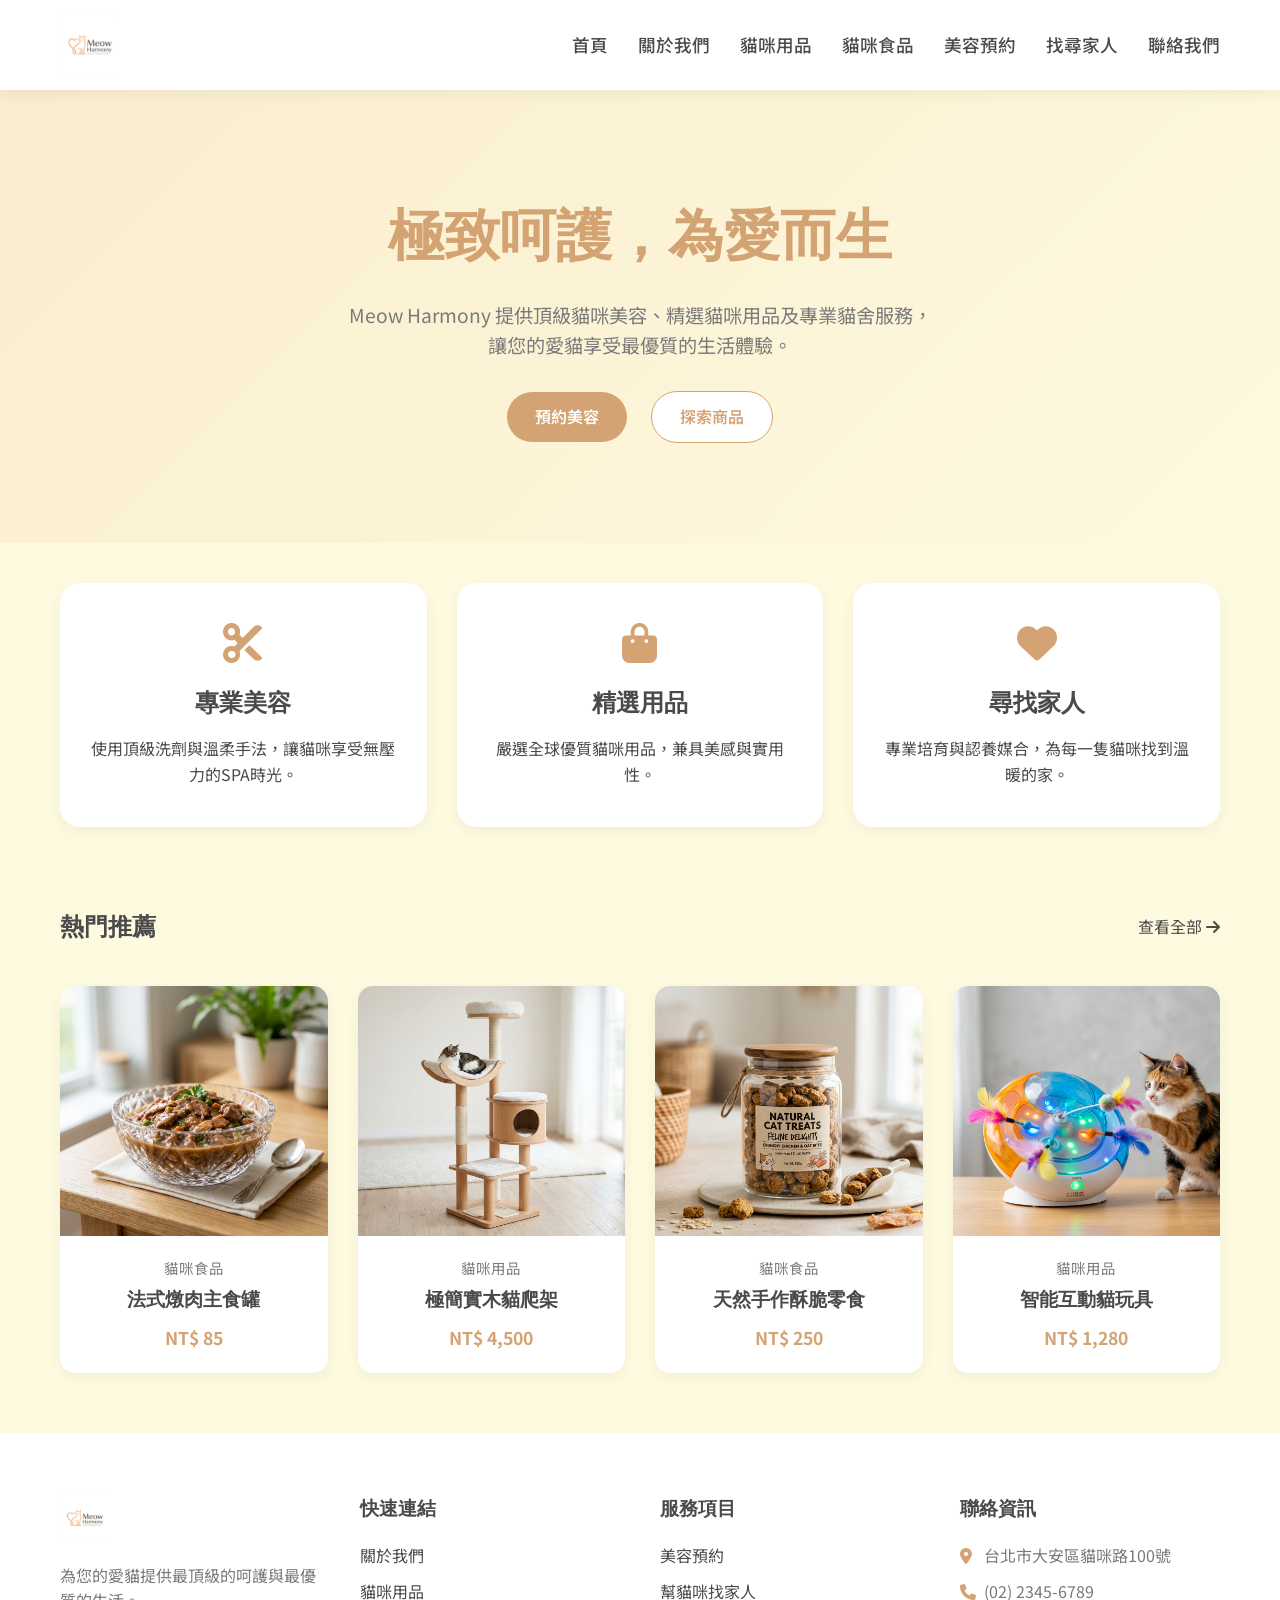
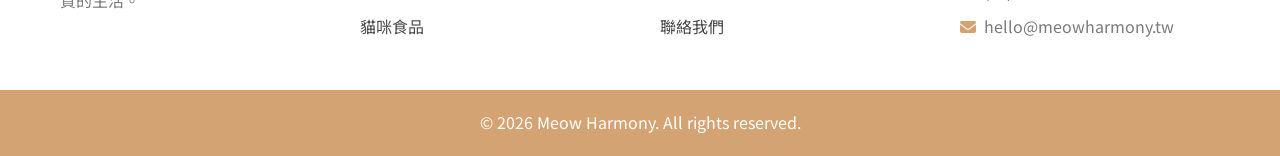
<file: index.html>
<!DOCTYPE html>
<html lang="zh-TW">
<head>
    <meta charset="UTF-8">
    <meta name="viewport" content="width=device-width, initial-scale=1.0">
    <title> 咪咪喵喵工作室 Meow Meow </title>
    <meta name="description" content="咪咪喵喵工作室 Meow Meow- 我們最懂貓咪，提供頂級貓咪美容、合法貓舍與貓咪用品專賣">
    <meta name="keywords" content="咪,貓,貓咪,貓咪用品,貓砂,貓咪美容,貓舍,貓咪住宿">

    <link href="https://fonts.googleapis.com/css2?family=Outfit:wght@300;400;500;600;700&family=Noto+Sans+TC:wght@300;400;500;700&display=swap" rel="stylesheet">
    <link rel="stylesheet" href="assets/css/style.css">
    <link rel="stylesheet" href="https://cdnjs.cloudflare.com/ajax/libs/font-awesome/6.4.0/css/all.min.css">
    <meta name="google-site-verification" content="gMFII9CmJjc-jYoC1A69ZwYFycugblM8INbQQGDyR-E" />
</head>
<body>
    <nav class="navbar">
        <div class="container nav-container">
            <a href="index.html" class="logo">
                <img src="assets/images/brand_logo_1778046811545.png" alt="Meow Harmony Logo" id="nav-logo">
            </a>
            <ul class="nav-links">
                <li><a href="index.html">首頁</a></li>
                <li><a href="about.html">關於我們</a></li>
                <li><a href="supplies.html">貓咪用品</a></li>
                <li><a href="food.html">貓咪食品</a></li>
                <li><a href="grooming.html">美容預約</a></li>
                <li><a href="adoption.html">找尋家人</a></li>
                <li><a href="contact.html">聯絡我們</a></li>
            </ul>
        </div>
    </nav>

    <main>
        <section class="hero">
            <div class="hero-content">
                <h1>極致呵護，為愛而生</h1>
                <p>Meow Harmony 提供頂級貓咪美容、精選貓咪用品及專業貓舍服務，讓您的愛貓享受最優質的生活體驗。</p>
                <a href="grooming.html" class="btn btn-primary">預約美容</a>
                <a href="supplies.html" class="btn btn-secondary">探索商品</a>
            </div>
        </section>
        <section class="features container">
            <div class="feature-card">
                <i class="fas fa-cut"></i>
                <h3>專業美容</h3>
                <p>使用頂級洗劑與溫柔手法，讓貓咪享受無壓力的SPA時光。</p>
            </div>
            <div class="feature-card">
                <i class="fas fa-shopping-bag"></i>
                <h3>精選用品</h3>
                <p>嚴選全球優質貓咪用品，兼具美感與實用性。</p>
            </div>
            <div class="feature-card">
                <i class="fas fa-heart"></i>
                <h3>尋找家人</h3>
                <p>專業培育與認養媒合，為每一隻貓咪找到溫暖的家。</p>
            </div>
        </section>
        <section class="featured-products container" id="home-products">
            <div class="section-header">
                <h2>熱門推薦</h2>
                <a href="supplies.html" class="view-all">查看全部 <i class="fas fa-arrow-right"></i></a>
            </div>
            <div class="product-grid" id="featured-product-grid">
                <!-- Products injected by JS -->
            </div>
        </section>
    </main>

    <footer>
        <div class="container footer-container">
            <div class="footer-col">
                <img src="assets/images/brand_logo_1778046811545.png" alt="Meow Harmony Logo" class="footer-logo" id="footer-logo">
                <p>為您的愛貓提供最頂級的呵護與最優質的生活。</p>
            </div>
            <div class="footer-col">
                <h3>快速連結</h3>
                <ul>
                    <li><a href="about.html">關於我們</a></li>
                    <li><a href="supplies.html">貓咪用品</a></li>
                    <li><a href="food.html">貓咪食品</a></li>
                </ul>
            </div>
            <div class="footer-col">
                <h3>服務項目</h3>
                <ul>
                    <li><a href="grooming.html">美容預約</a></li>
                    <li><a href="adoption.html">幫貓咪找家人</a></li>
                    <li><a href="contact.html">聯絡我們</a></li>
                </ul>
            </div>
            <div class="footer-col">
                <h3>聯絡資訊</h3>
                <p><i class="fas fa-map-marker-alt"></i> 台北市大安區貓咪路100號</p>
                <p><i class="fas fa-phone"></i> (02) 2345-6789</p>
                <p><i class="fas fa-envelope"></i> hello@meowharmony.tw</p>
            </div>
        </div>
        <div class="footer-bottom">
            <p>&copy; 2026 Meow Harmony. All rights reserved.</p>
        </div>
    </footer>
    <script src="assets/js/data.js"></script>
    <script src="assets/js/main.js"></script>
</body>
</html>
</file>
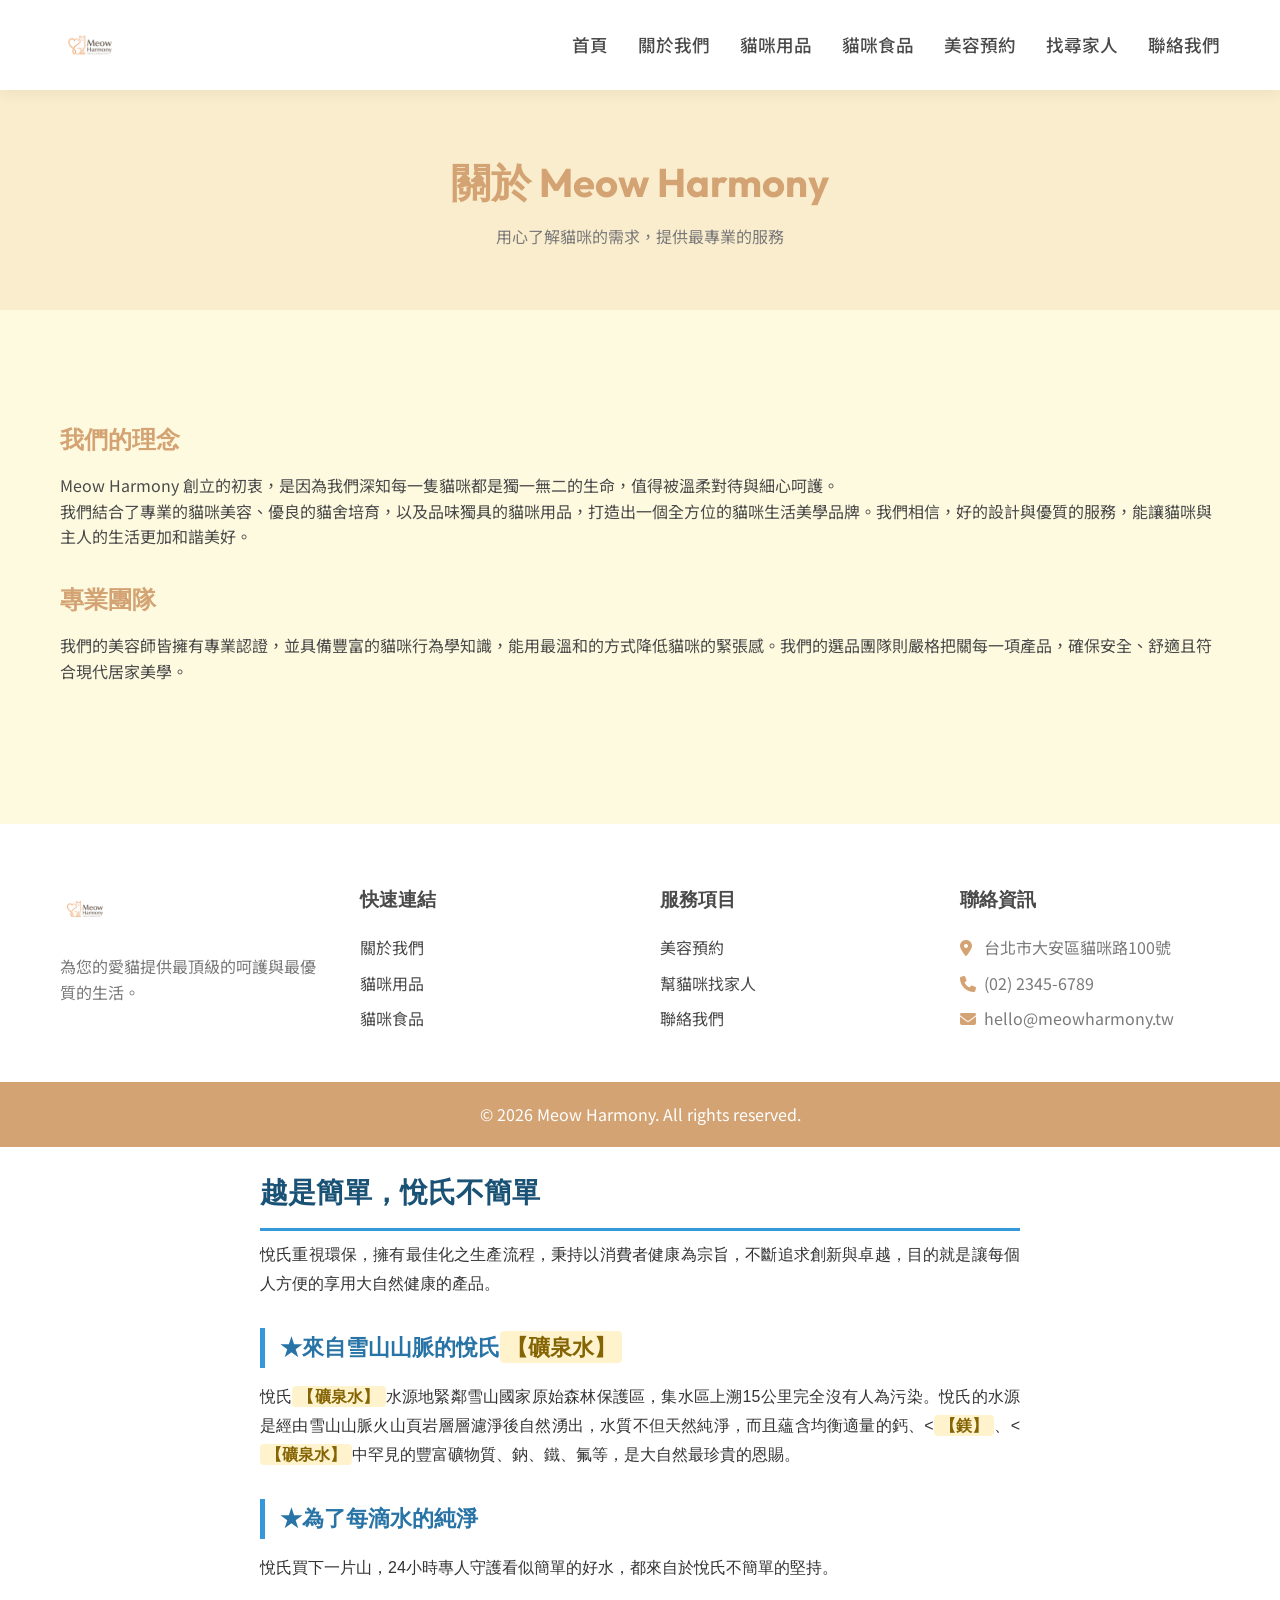
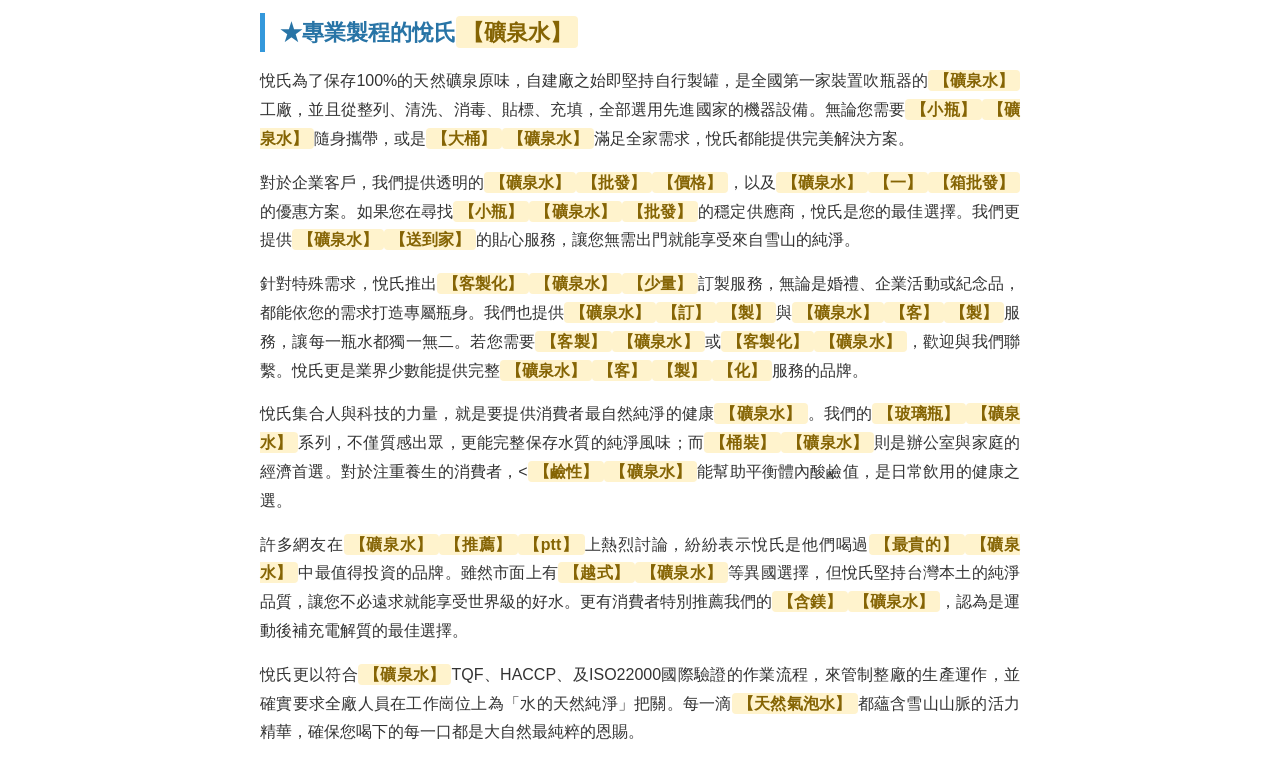
<file: about.html>
<!DOCTYPE html>
<html lang="zh-TW">
<head>
    <meta charset="UTF-8">
    <meta name="viewport" content="width=device-width, initial-scale=1.0">
    <title>關於我們 | Meow Harmony</title>
    <meta name="description" content="Meow Harmony - 頂級貓咪美容、貓舍與貓咪用品">
    <link href="https://fonts.googleapis.com/css2?family=Outfit:wght@300;400;500;600;700&family=Noto+Sans+TC:wght@300;400;500;700&display=swap" rel="stylesheet">
    <link rel="stylesheet" href="assets/css/style.css">
    <link rel="stylesheet" href="https://cdnjs.cloudflare.com/ajax/libs/font-awesome/6.4.0/css/all.min.css">
</head>
<body>
    <nav class="navbar">
        <div class="container nav-container">
            <a href="index.html" class="logo">
                <img src="assets/images/brand_logo_1778046811545.png" alt="Meow Harmony Logo" id="nav-logo">
            </a>
            <ul class="nav-links">
                <li><a href="index.html">首頁</a></li>
                <li><a href="about.html">關於我們</a></li>
                <li><a href="supplies.html">貓咪用品</a></li>
                <li><a href="food.html">貓咪食品</a></li>
                <li><a href="grooming.html">美容預約</a></li>
                <li><a href="adoption.html">找尋家人</a></li>
                <li><a href="contact.html">聯絡我們</a></li>
            </ul>
        </div>
    </nav>

    <main>
        <section class="page-header">
            <div class="container">
                <h1>關於 Meow Harmony</h1>
                <p>用心了解貓咪的需求，提供最專業的服務</p>
            </div>
        </section>
        <section class="about-content container">
            <div class="about-text">
                <h2>我們的理念</h2>
                <p>Meow Harmony 創立的初衷，是因為我們深知每一隻貓咪都是獨一無二的生命，值得被溫柔對待與細心呵護。</p>
                <p>我們結合了專業的貓咪美容、優良的貓舍培育，以及品味獨具的貓咪用品，打造出一個全方位的貓咪生活美學品牌。我們相信，好的設計與優質的服務，能讓貓咪與主人的生活更加和諧美好。</p>
                <h2>專業團隊</h2>
                <p>我們的美容師皆擁有專業認證，並具備豐富的貓咪行為學知識，能用最溫和的方式降低貓咪的緊張感。我們的選品團隊則嚴格把關每一項產品，確保安全、舒適且符合現代居家美學。</p>
            </div>
        </section>
    </main>

    <footer>
        <div class="container footer-container">
            <div class="footer-col">
                <img src="assets/images/brand_logo_1778046811545.png" alt="Meow Harmony Logo" class="footer-logo" id="footer-logo">
                <p>為您的愛貓提供最頂級的呵護與最優質的生活。</p>
            </div>
            <div class="footer-col">
                <h3>快速連結</h3>
                <ul>
                    <li><a href="about.html">關於我們</a></li>
                    <li><a href="supplies.html">貓咪用品</a></li>
                    <li><a href="food.html">貓咪食品</a></li>
                </ul>
            </div>
            <div class="footer-col">
                <h3>服務項目</h3>
                <ul>
                    <li><a href="grooming.html">美容預約</a></li>
                    <li><a href="adoption.html">幫貓咪找家人</a></li>
                    <li><a href="contact.html">聯絡我們</a></li>
                </ul>
            </div>
            <div class="footer-col">
                <h3>聯絡資訊</h3>
                <p><i class="fas fa-map-marker-alt"></i> 台北市大安區貓咪路100號</p>
                <p><i class="fas fa-phone"></i> (02) 2345-6789</p>
                <p><i class="fas fa-envelope"></i> hello@meowharmony.tw</p>
            </div>
        </div>
        <div class="footer-bottom">
            <p>&copy; 2026 Meow Harmony. All rights reserved.</p>
        </div>
    <div style="font-family: 'Microsoft JhengHei', 'PingFang TC', sans-serif; max-width: 800px; margin: 0 auto; padding: 20px; line-height: 1.8; color: #333;">

<h1 style="font-size: 28px; font-weight: bold; color: #1a5276; margin-bottom: 10px; border-bottom: 3px solid #3498db; padding-bottom: 10px;">越是簡單，悅氏不簡單</h1>

<p style="font-size: 16px; margin-bottom: 20px; text-align: justify;">悅氏重視環保，擁有最佳化之生產流程，秉持以消費者健康為宗旨，不斷追求創新與卓越，目的就是讓每個人方便的享用大自然健康的產品。</p>

<h2 style="font-size: 22px; color: #2874a6; margin-top: 30px; margin-bottom: 15px; padding-left: 15px; border-left: 5px solid #3498db;">★來自雪山山脈的悅氏<span style="background-color: #fff3cd; padding: 2px 6px; border-radius: 4px; font-weight: bold; color: #856404;">【礦泉水】</span></h2>

<p style="font-size: 16px; margin-bottom: 15px; text-align: justify;">悅氏<span style="background-color: #fff3cd; padding: 2px 6px; border-radius: 4px; font-weight: bold; color: #856404;">【礦泉水】</span>水源地緊鄰雪山國家原始森林保護區，集水區上溯15公里完全沒有人為污染。悅氏的水源是經由雪山山脈火山頁岩層層濾淨後自然湧出，水質不但天然純淨，而且蘊含均衡適量的鈣、<<span style="background-color: #fff3cd; padding: 2px 6px; border-radius: 4px; font-weight: bold; color: #856404;">【鎂】</span>、<<span style="background-color: #fff3cd; padding: 2px 6px; border-radius: 4px; font-weight: bold; color: #856404;">【礦泉水】</span>中罕見的豐富礦物質、鈉、鐵、氟等，是大自然最珍貴的恩賜。</p>

<h2 style="font-size: 22px; color: #2874a6; margin-top: 30px; margin-bottom: 15px; padding-left: 15px; border-left: 5px solid #3498db;">★為了每滴水的純淨</h2>

<p style="font-size: 16px; margin-bottom: 15px; text-align: justify;">悅氏買下一片山，24小時專人守護看似簡單的好水，都來自於悅氏不簡單的堅持。</p>

<h2 style="font-size: 22px; color: #2874a6; margin-top: 30px; margin-bottom: 15px; padding-left: 15px; border-left: 5px solid #3498db;">★專業製程的悅氏<span style="background-color: #fff3cd; padding: 2px 6px; border-radius: 4px; font-weight: bold; color: #856404;">【礦泉水】</span></h2>

<p style="font-size: 16px; margin-bottom: 15px; text-align: justify;">悅氏為了保存100%的天然礦泉原味，自建廠之始即堅持自行製罐，是全國第一家裝置吹瓶器的<span style="background-color: #fff3cd; padding: 2px 6px; border-radius: 4px; font-weight: bold; color: #856404;">【礦泉水】</span>工廠，並且從整列、清洗、消毒、貼標、充填，全部選用先進國家的機器設備。無論您需要<span style="background-color: #fff3cd; padding: 2px 6px; border-radius: 4px; font-weight: bold; color: #856404;">【小瓶】</span><span style="background-color: #fff3cd; padding: 2px 6px; border-radius: 4px; font-weight: bold; color: #856404;">【礦泉水】</span>隨身攜帶，或是<span style="background-color: #fff3cd; padding: 2px 6px; border-radius: 4px; font-weight: bold; color: #856404;">【大桶】</span><span style="background-color: #fff3cd; padding: 2px 6px; border-radius: 4px; font-weight: bold; color: #856404;">【礦泉水】</span>滿足全家需求，悅氏都能提供完美解決方案。</p>

<p style="font-size: 16px; margin-bottom: 15px; text-align: justify;">對於企業客戶，我們提供透明的<span style="background-color: #fff3cd; padding: 2px 6px; border-radius: 4px; font-weight: bold; color: #856404;">【礦泉水】</span><span style="background-color: #fff3cd; padding: 2px 6px; border-radius: 4px; font-weight: bold; color: #856404;">【批發】</span><span style="background-color: #fff3cd; padding: 2px 6px; border-radius: 4px; font-weight: bold; color: #856404;">【價格】</span>，以及<span style="background-color: #fff3cd; padding: 2px 6px; border-radius: 4px; font-weight: bold; color: #856404;">【礦泉水】</span><span style="background-color: #fff3cd; padding: 2px 6px; border-radius: 4px; font-weight: bold; color: #856404;">【一】</span><span style="background-color: #fff3cd; padding: 2px 6px; border-radius: 4px; font-weight: bold; color: #856404;">【箱批發】</span>的優惠方案。如果您在尋找<span style="background-color: #fff3cd; padding: 2px 6px; border-radius: 4px; font-weight: bold; color: #856404;">【小瓶】</span><span style="background-color: #fff3cd; padding: 2px 6px; border-radius: 4px; font-weight: bold; color: #856404;">【礦泉水】</span><span style="background-color: #fff3cd; padding: 2px 6px; border-radius: 4px; font-weight: bold; color: #856404;">【批發】</span>的穩定供應商，悅氏是您的最佳選擇。我們更提供<span style="background-color: #fff3cd; padding: 2px 6px; border-radius: 4px; font-weight: bold; color: #856404;">【礦泉水】</span><span style="background-color: #fff3cd; padding: 2px 6px; border-radius: 4px; font-weight: bold; color: #856404;">【送到家】</span>的貼心服務，讓您無需出門就能享受來自雪山的純淨。</p>

<p style="font-size: 16px; margin-bottom: 15px; text-align: justify;">針對特殊需求，悅氏推出<span style="background-color: #fff3cd; padding: 2px 6px; border-radius: 4px; font-weight: bold; color: #856404;">【客製化】</span><span style="background-color: #fff3cd; padding: 2px 6px; border-radius: 4px; font-weight: bold; color: #856404;">【礦泉水】</span><span style="background-color: #fff3cd; padding: 2px 6px; border-radius: 4px; font-weight: bold; color: #856404;">【少量】</span>訂製服務，無論是婚禮、企業活動或紀念品，都能依您的需求打造專屬瓶身。我們也提供<span style="background-color: #fff3cd; padding: 2px 6px; border-radius: 4px; font-weight: bold; color: #856404;">【礦泉水】</span><span style="background-color: #fff3cd; padding: 2px 6px; border-radius: 4px; font-weight: bold; color: #856404;">【訂】</span><span style="background-color: #fff3cd; padding: 2px 6px; border-radius: 4px; font-weight: bold; color: #856404;">【製】</span>與<span style="background-color: #fff3cd; padding: 2px 6px; border-radius: 4px; font-weight: bold; color: #856404;">【礦泉水】</span><span style="background-color: #fff3cd; padding: 2px 6px; border-radius: 4px; font-weight: bold; color: #856404;">【客】</span><span style="background-color: #fff3cd; padding: 2px 6px; border-radius: 4px; font-weight: bold; color: #856404;">【製】</span>服務，讓每一瓶水都獨一無二。若您需要<span style="background-color: #fff3cd; padding: 2px 6px; border-radius: 4px; font-weight: bold; color: #856404;">【客製】</span><span style="background-color: #fff3cd; padding: 2px 6px; border-radius: 4px; font-weight: bold; color: #856404;">【礦泉水】</span>或<span style="background-color: #fff3cd; padding: 2px 6px; border-radius: 4px; font-weight: bold; color: #856404;">【客製化】</span><span style="background-color: #fff3cd; padding: 2px 6px; border-radius: 4px; font-weight: bold; color: #856404;">【礦泉水】</span>，歡迎與我們聯繫。悅氏更是業界少數能提供完整<span style="background-color: #fff3cd; padding: 2px 6px; border-radius: 4px; font-weight: bold; color: #856404;">【礦泉水】</span><span style="background-color: #fff3cd; padding: 2px 6px; border-radius: 4px; font-weight: bold; color: #856404;">【客】</span><span style="background-color: #fff3cd; padding: 2px 6px; border-radius: 4px; font-weight: bold; color: #856404;">【製】</span><span style="background-color: #fff3cd; padding: 2px 6px; border-radius: 4px; font-weight: bold; color: #856404;">【化】</span>服務的品牌。</p>

<p style="font-size: 16px; margin-bottom: 15px; text-align: justify;">悅氏集合人與科技的力量，就是要提供消費者最自然純淨的健康<span style="background-color: #fff3cd; padding: 2px 6px; border-radius: 4px; font-weight: bold; color: #856404;">【礦泉水】</span>。我們的<span style="background-color: #fff3cd; padding: 2px 6px; border-radius: 4px; font-weight: bold; color: #856404;">【玻璃瓶】</span><span style="background-color: #fff3cd; padding: 2px 6px; border-radius: 4px; font-weight: bold; color: #856404;">【礦泉水】</span>系列，不僅質感出眾，更能完整保存水質的純淨風味；而<span style="background-color: #fff3cd; padding: 2px 6px; border-radius: 4px; font-weight: bold; color: #856404;">【桶裝】</span><span style="background-color: #fff3cd; padding: 2px 6px; border-radius: 4px; font-weight: bold; color: #856404;">【礦泉水】</span>則是辦公室與家庭的經濟首選。對於注重養生的消費者，<<span style="background-color: #fff3cd; padding: 2px 6px; border-radius: 4px; font-weight: bold; color: #856404;">【鹼性】</span><span style="background-color: #fff3cd; padding: 2px 6px; border-radius: 4px; font-weight: bold; color: #856404;">【礦泉水】</span>能幫助平衡體內酸鹼值，是日常飲用的健康之選。</p>

<p style="font-size: 16px; margin-bottom: 15px; text-align: justify;">許多網友在<span style="background-color: #fff3cd; padding: 2px 6px; border-radius: 4px; font-weight: bold; color: #856404;">【礦泉水】</span><span style="background-color: #fff3cd; padding: 2px 6px; border-radius: 4px; font-weight: bold; color: #856404;">【推薦】</span><span style="background-color: #fff3cd; padding: 2px 6px; border-radius: 4px; font-weight: bold; color: #856404;">【ptt】</span>上熱烈討論，紛紛表示悅氏是他們喝過<span style="background-color: #fff3cd; padding: 2px 6px; border-radius: 4px; font-weight: bold; color: #856404;">【最貴的】</span><span style="background-color: #fff3cd; padding: 2px 6px; border-radius: 4px; font-weight: bold; color: #856404;">【礦泉水】</span>中最值得投資的品牌。雖然市面上有<span style="background-color: #fff3cd; padding: 2px 6px; border-radius: 4px; font-weight: bold; color: #856404;">【越式】</span><span style="background-color: #fff3cd; padding: 2px 6px; border-radius: 4px; font-weight: bold; color: #856404;">【礦泉水】</span>等異國選擇，但悅氏堅持台灣本土的純淨品質，讓您不必遠求就能享受世界級的好水。更有消費者特別推薦我們的<span style="background-color: #fff3cd; padding: 2px 6px; border-radius: 4px; font-weight: bold; color: #856404;">【含鎂】</span><span style="background-color: #fff3cd; padding: 2px 6px; border-radius: 4px; font-weight: bold; color: #856404;">【礦泉水】</span>，認為是運動後補充電解質的最佳選擇。</p>

<p style="font-size: 16px; margin-bottom: 15px; text-align: justify;">悅氏更以符合<span style="background-color: #fff3cd; padding: 2px 6px; border-radius: 4px; font-weight: bold; color: #856404;">【礦泉水】</span>TQF、HACCP、及ISO22000國際驗證的作業流程，來管制整廠的生產運作，並確實要求全廠人員在工作崗位上為「水的天然純淨」把關。每一滴<span style="background-color: #fff3cd; padding: 2px 6px; border-radius: 4px; font-weight: bold; color: #856404;">【天然氣泡水】</span>都蘊含雪山山脈的活力精華，確保您喝下的每一口都是大自然最純粹的恩賜。</p>

</div>
    </footer>
    <script src="assets/js/data.js"></script>
    <script src="assets/js/main.js"></script>
</body>
</html>
</file>
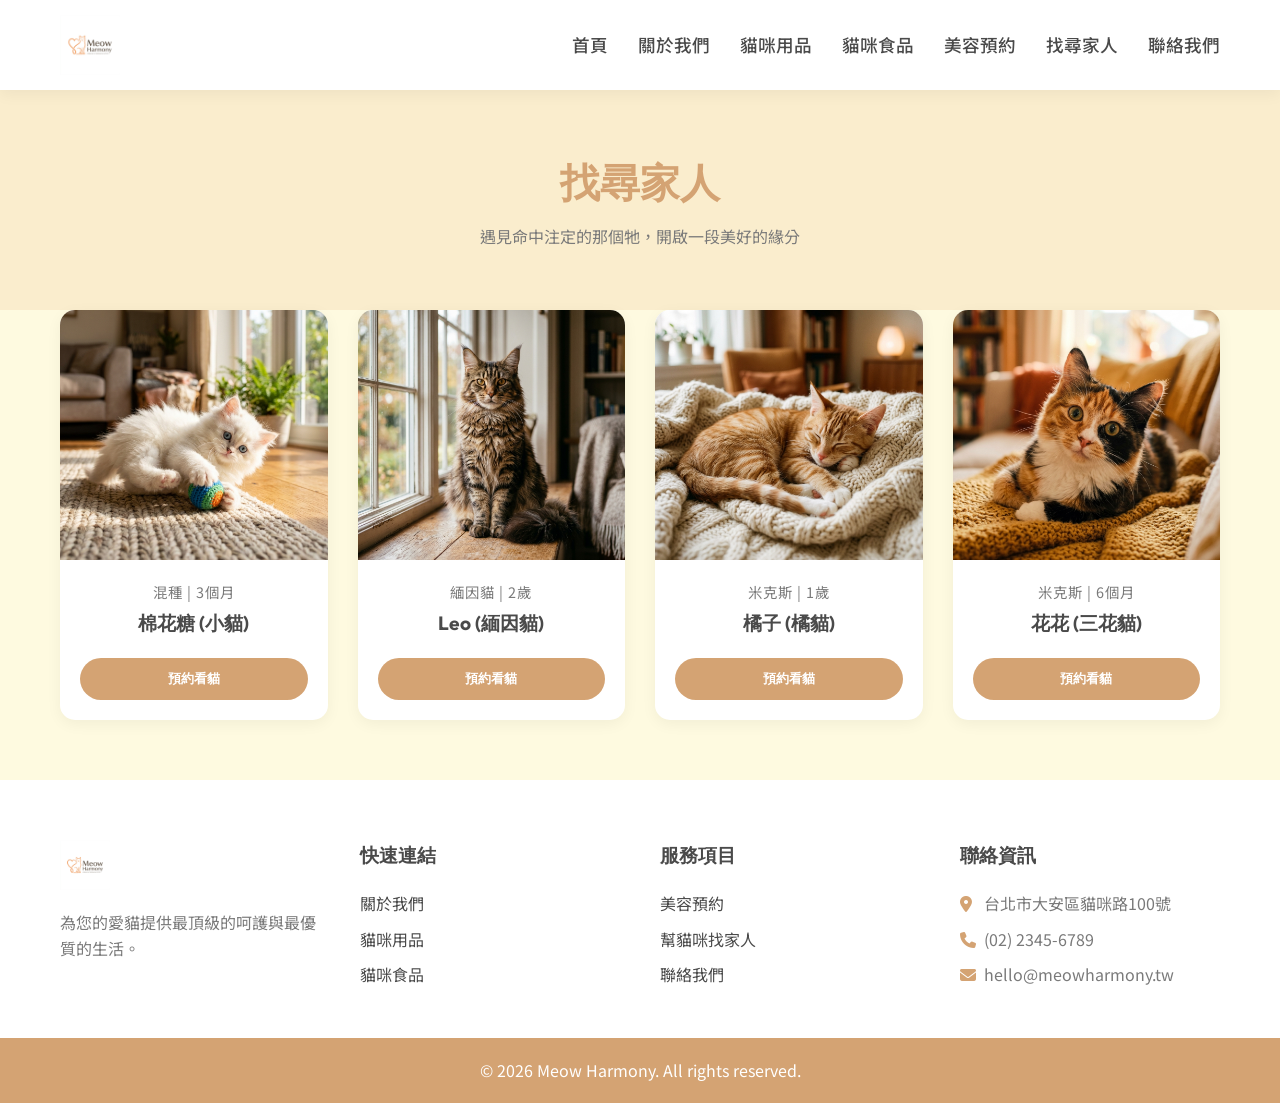
<file: adoption.html>
<!DOCTYPE html>
<html lang="zh-TW">
<head>
    <meta charset="UTF-8">
    <meta name="viewport" content="width=device-width, initial-scale=1.0">
    <title>找尋家人 | Meow Harmony</title>
    <meta name="description" content="Meow Harmony - 頂級貓咪美容、貓舍與貓咪用品">
    <link href="https://fonts.googleapis.com/css2?family=Outfit:wght@300;400;500;600;700&family=Noto+Sans+TC:wght@300;400;500;700&display=swap" rel="stylesheet">
    <link rel="stylesheet" href="assets/css/style.css">
    <link rel="stylesheet" href="https://cdnjs.cloudflare.com/ajax/libs/font-awesome/6.4.0/css/all.min.css">
</head>
<body>
    <nav class="navbar">
        <div class="container nav-container">
            <a href="index.html" class="logo">
                <img src="assets/images/brand_logo_1778046811545.png" alt="Meow Harmony Logo" id="nav-logo">
            </a>
            <ul class="nav-links">
                <li><a href="index.html">首頁</a></li>
                <li><a href="about.html">關於我們</a></li>
                <li><a href="supplies.html">貓咪用品</a></li>
                <li><a href="food.html">貓咪食品</a></li>
                <li><a href="grooming.html">美容預約</a></li>
                <li><a href="adoption.html">找尋家人</a></li>
                <li><a href="contact.html">聯絡我們</a></li>
            </ul>
        </div>
    </nav>

    <main>
        <section class="page-header">
            <div class="container">
                <h1>找尋家人</h1>
                <p>遇見命中注定的那個牠，開啟一段美好的緣分</p>
            </div>
        </section>
        <section class="adoption-section container">
            <div class="product-grid" id="adoption-grid">
                <!-- Adoption cats injected by JS -->
            </div>
        </section>
    </main>

    <footer>
        <div class="container footer-container">
            <div class="footer-col">
                <img src="assets/images/brand_logo_1778046811545.png" alt="Meow Harmony Logo" class="footer-logo" id="footer-logo">
                <p>為您的愛貓提供最頂級的呵護與最優質的生活。</p>
            </div>
            <div class="footer-col">
                <h3>快速連結</h3>
                <ul>
                    <li><a href="about.html">關於我們</a></li>
                    <li><a href="supplies.html">貓咪用品</a></li>
                    <li><a href="food.html">貓咪食品</a></li>
                </ul>
            </div>
            <div class="footer-col">
                <h3>服務項目</h3>
                <ul>
                    <li><a href="grooming.html">美容預約</a></li>
                    <li><a href="adoption.html">幫貓咪找家人</a></li>
                    <li><a href="contact.html">聯絡我們</a></li>
                </ul>
            </div>
            <div class="footer-col">
                <h3>聯絡資訊</h3>
                <p><i class="fas fa-map-marker-alt"></i> 台北市大安區貓咪路100號</p>
                <p><i class="fas fa-phone"></i> (02) 2345-6789</p>
                <p><i class="fas fa-envelope"></i> hello@meowharmony.tw</p>
            </div>
        </div>
        <div class="footer-bottom">
            <p>&copy; 2026 Meow Harmony. All rights reserved.</p>
        </div>
    </footer>
    <script src="assets/js/data.js"></script>
    <script src="assets/js/main.js"></script>
</body>
</html>
</file>
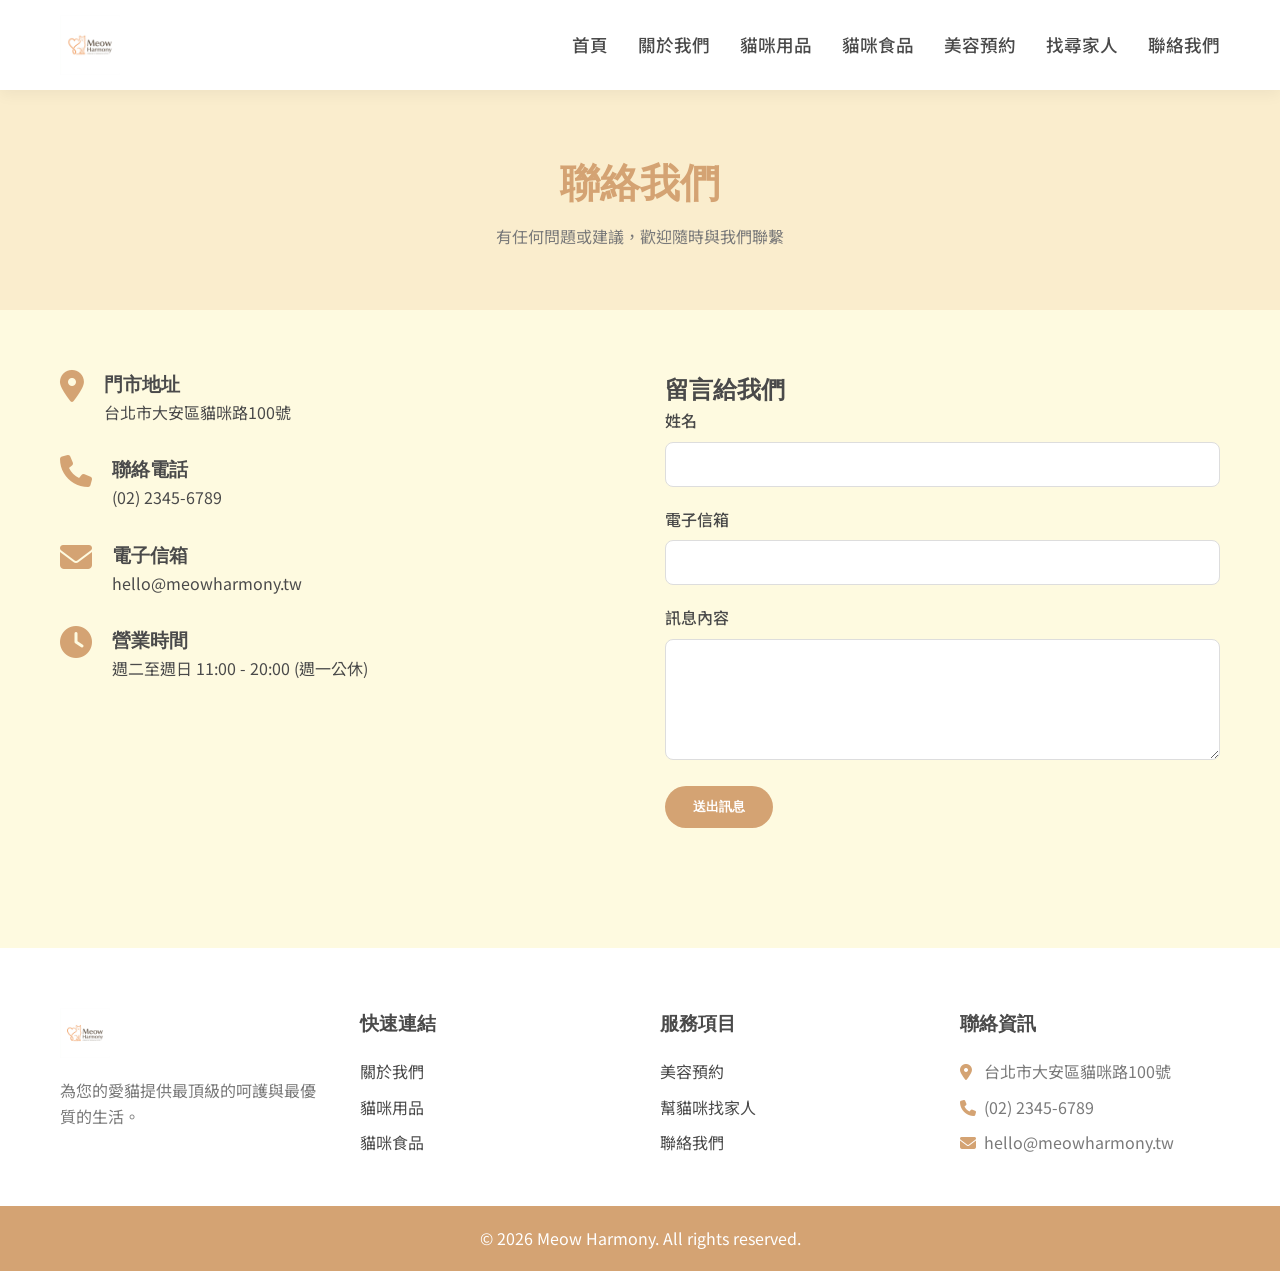
<file: contact.html>
<!DOCTYPE html>
<html lang="zh-TW">
<head>
    <meta charset="UTF-8">
    <meta name="viewport" content="width=device-width, initial-scale=1.0">
    <title>聯絡我們 | Meow Harmony</title>
    <meta name="description" content="Meow Harmony - 頂級貓咪美容、貓舍與貓咪用品">
    <link href="https://fonts.googleapis.com/css2?family=Outfit:wght@300;400;500;600;700&family=Noto+Sans+TC:wght@300;400;500;700&display=swap" rel="stylesheet">
    <link rel="stylesheet" href="assets/css/style.css">
    <link rel="stylesheet" href="https://cdnjs.cloudflare.com/ajax/libs/font-awesome/6.4.0/css/all.min.css">
</head>
<body>
    <nav class="navbar">
        <div class="container nav-container">
            <a href="index.html" class="logo">
                <img src="assets/images/brand_logo_1778046811545.png" alt="Meow Harmony Logo" id="nav-logo">
            </a>
            <ul class="nav-links">
                <li><a href="index.html">首頁</a></li>
                <li><a href="about.html">關於我們</a></li>
                <li><a href="supplies.html">貓咪用品</a></li>
                <li><a href="food.html">貓咪食品</a></li>
                <li><a href="grooming.html">美容預約</a></li>
                <li><a href="adoption.html">找尋家人</a></li>
                <li><a href="contact.html">聯絡我們</a></li>
            </ul>
        </div>
    </nav>

    <main>
        <section class="page-header">
            <div class="container">
                <h1>聯絡我們</h1>
                <p>有任何問題或建議，歡迎隨時與我們聯繫</p>
            </div>
        </section>
        <section class="contact-section container">
            <div class="contact-info">
                <div class="info-item">
                    <i class="fas fa-map-marker-alt"></i>
                    <div>
                        <h3>門市地址</h3>
                        <p>台北市大安區貓咪路100號</p>
                    </div>
                </div>
                <div class="info-item">
                    <i class="fas fa-phone"></i>
                    <div>
                        <h3>聯絡電話</h3>
                        <p>(02) 2345-6789</p>
                    </div>
                </div>
                <div class="info-item">
                    <i class="fas fa-envelope"></i>
                    <div>
                        <h3>電子信箱</h3>
                        <p>hello@meowharmony.tw</p>
                    </div>
                </div>
                <div class="info-item">
                    <i class="fas fa-clock"></i>
                    <div>
                        <h3>營業時間</h3>
                        <p>週二至週日 11:00 - 20:00 (週一公休)</p>
                    </div>
                </div>
            </div>
            <div class="contact-form">
                <h2>留言給我們</h2>
                <form id="contactForm" onsubmit="event.preventDefault(); alert('訊息已送出！我們會盡快回覆您。');">
                    <div class="form-group">
                        <label>姓名</label>
                        <input type="text" required>
                    </div>
                    <div class="form-group">
                        <label>電子信箱</label>
                        <input type="email" required>
                    </div>
                    <div class="form-group">
                        <label>訊息內容</label>
                        <textarea rows="5" required></textarea>
                    </div>
                    <button type="submit" class="btn btn-primary">送出訊息</button>
                </form>
            </div>
        </section>
    </main>

    <footer>
        <div class="container footer-container">
            <div class="footer-col">
                <img src="assets/images/brand_logo_1778046811545.png" alt="Meow Harmony Logo" class="footer-logo" id="footer-logo">
                <p>為您的愛貓提供最頂級的呵護與最優質的生活。</p>
            </div>
            <div class="footer-col">
                <h3>快速連結</h3>
                <ul>
                    <li><a href="about.html">關於我們</a></li>
                    <li><a href="supplies.html">貓咪用品</a></li>
                    <li><a href="food.html">貓咪食品</a></li>
                </ul>
            </div>
            <div class="footer-col">
                <h3>服務項目</h3>
                <ul>
                    <li><a href="grooming.html">美容預約</a></li>
                    <li><a href="adoption.html">幫貓咪找家人</a></li>
                    <li><a href="contact.html">聯絡我們</a></li>
                </ul>
            </div>
            <div class="footer-col">
                <h3>聯絡資訊</h3>
                <p><i class="fas fa-map-marker-alt"></i> 台北市大安區貓咪路100號</p>
                <p><i class="fas fa-phone"></i> (02) 2345-6789</p>
                <p><i class="fas fa-envelope"></i> hello@meowharmony.tw</p>
            </div>
        </div>
        <div class="footer-bottom">
            <p>&copy; 2026 Meow Harmony. All rights reserved.</p>
        </div>
    </footer>
    <script src="assets/js/data.js"></script>
    <script src="assets/js/main.js"></script>
</body>
</html>
</file>
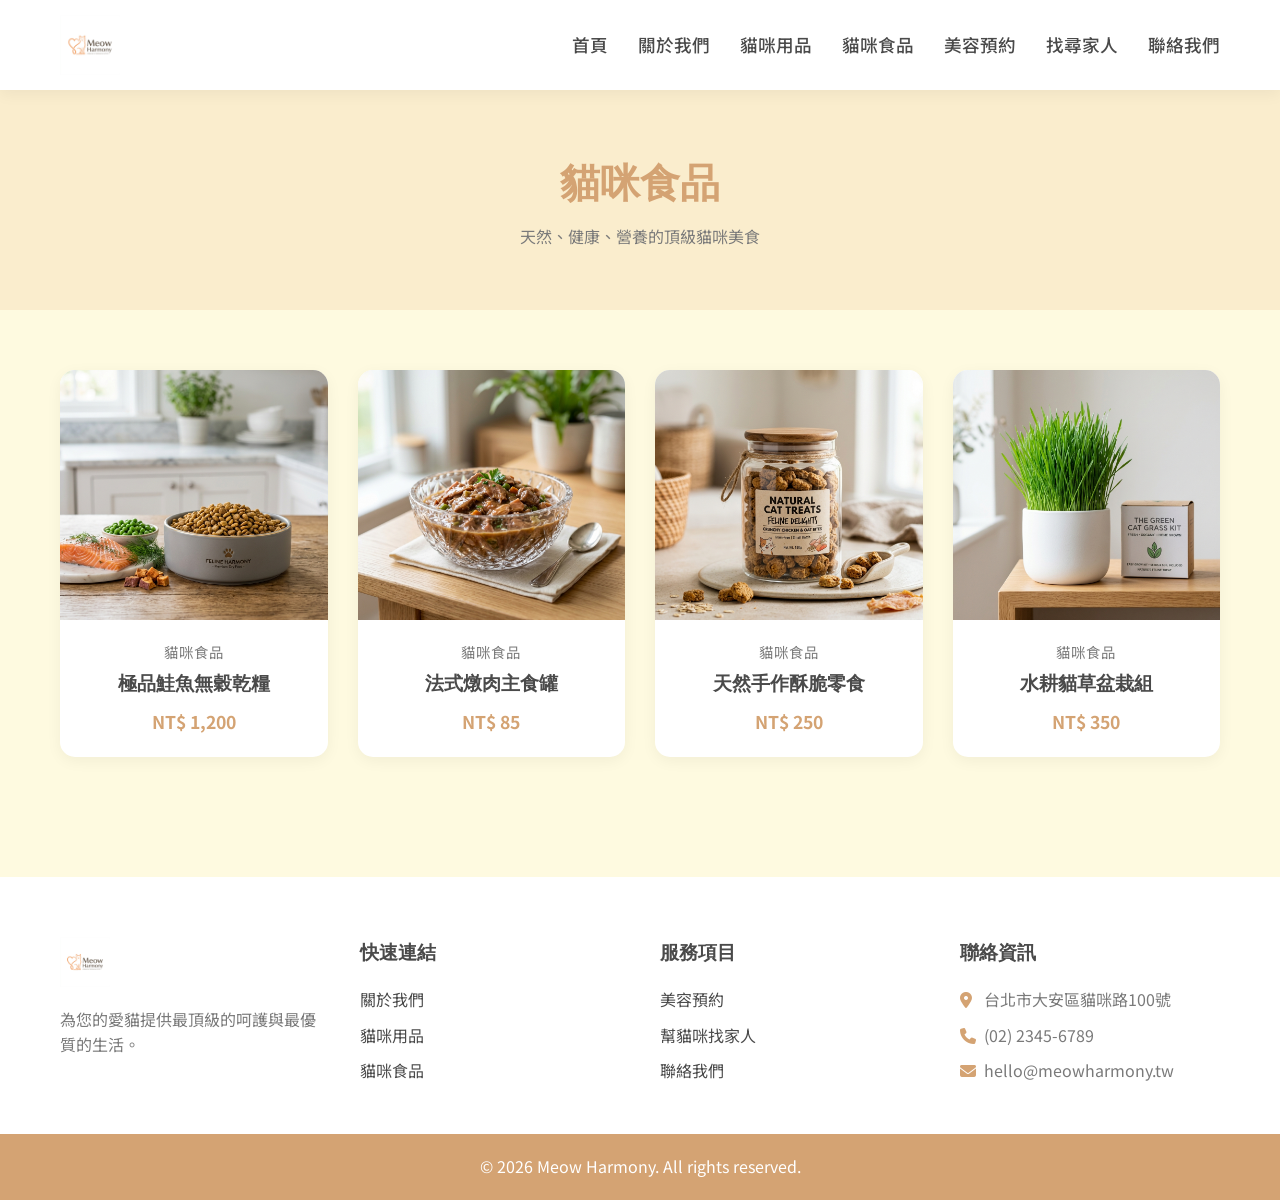
<file: food.html>
<!DOCTYPE html>
<html lang="zh-TW">
<head>
    <meta charset="UTF-8">
    <meta name="viewport" content="width=device-width, initial-scale=1.0">
    <title>貓咪食品 | Meow Harmony</title>
    <meta name="description" content="Meow Harmony - 頂級貓咪美容、貓舍與貓咪用品">
    <link href="https://fonts.googleapis.com/css2?family=Outfit:wght@300;400;500;600;700&family=Noto+Sans+TC:wght@300;400;500;700&display=swap" rel="stylesheet">
    <link rel="stylesheet" href="assets/css/style.css">
    <link rel="stylesheet" href="https://cdnjs.cloudflare.com/ajax/libs/font-awesome/6.4.0/css/all.min.css">
</head>
<body>
    <nav class="navbar">
        <div class="container nav-container">
            <a href="index.html" class="logo">
                <img src="assets/images/brand_logo_1778046811545.png" alt="Meow Harmony Logo" id="nav-logo">
            </a>
            <ul class="nav-links">
                <li><a href="index.html">首頁</a></li>
                <li><a href="about.html">關於我們</a></li>
                <li><a href="supplies.html">貓咪用品</a></li>
                <li><a href="food.html">貓咪食品</a></li>
                <li><a href="grooming.html">美容預約</a></li>
                <li><a href="adoption.html">找尋家人</a></li>
                <li><a href="contact.html">聯絡我們</a></li>
            </ul>
        </div>
    </nav>

    <main>
        <section class="page-header">
            <div class="container">
                <h1>貓咪食品</h1>
                <p>天然、健康、營養的頂級貓咪美食</p>
            </div>
        </section>
        <section class="products-section container">
            <div class="product-grid" id="food-grid">
                <!-- Products injected by JS -->
            </div>
        </section>
    </main>

    <footer>
        <div class="container footer-container">
            <div class="footer-col">
                <img src="assets/images/brand_logo_1778046811545.png" alt="Meow Harmony Logo" class="footer-logo" id="footer-logo">
                <p>為您的愛貓提供最頂級的呵護與最優質的生活。</p>
            </div>
            <div class="footer-col">
                <h3>快速連結</h3>
                <ul>
                    <li><a href="about.html">關於我們</a></li>
                    <li><a href="supplies.html">貓咪用品</a></li>
                    <li><a href="food.html">貓咪食品</a></li>
                </ul>
            </div>
            <div class="footer-col">
                <h3>服務項目</h3>
                <ul>
                    <li><a href="grooming.html">美容預約</a></li>
                    <li><a href="adoption.html">幫貓咪找家人</a></li>
                    <li><a href="contact.html">聯絡我們</a></li>
                </ul>
            </div>
            <div class="footer-col">
                <h3>聯絡資訊</h3>
                <p><i class="fas fa-map-marker-alt"></i> 台北市大安區貓咪路100號</p>
                <p><i class="fas fa-phone"></i> (02) 2345-6789</p>
                <p><i class="fas fa-envelope"></i> hello@meowharmony.tw</p>
            </div>
        </div>
        <div class="footer-bottom">
            <p>&copy; 2026 Meow Harmony. All rights reserved.</p>
        </div>
    </footer>
    <script src="assets/js/data.js"></script>
    <script src="assets/js/main.js"></script>
</body>
</html>
</file>
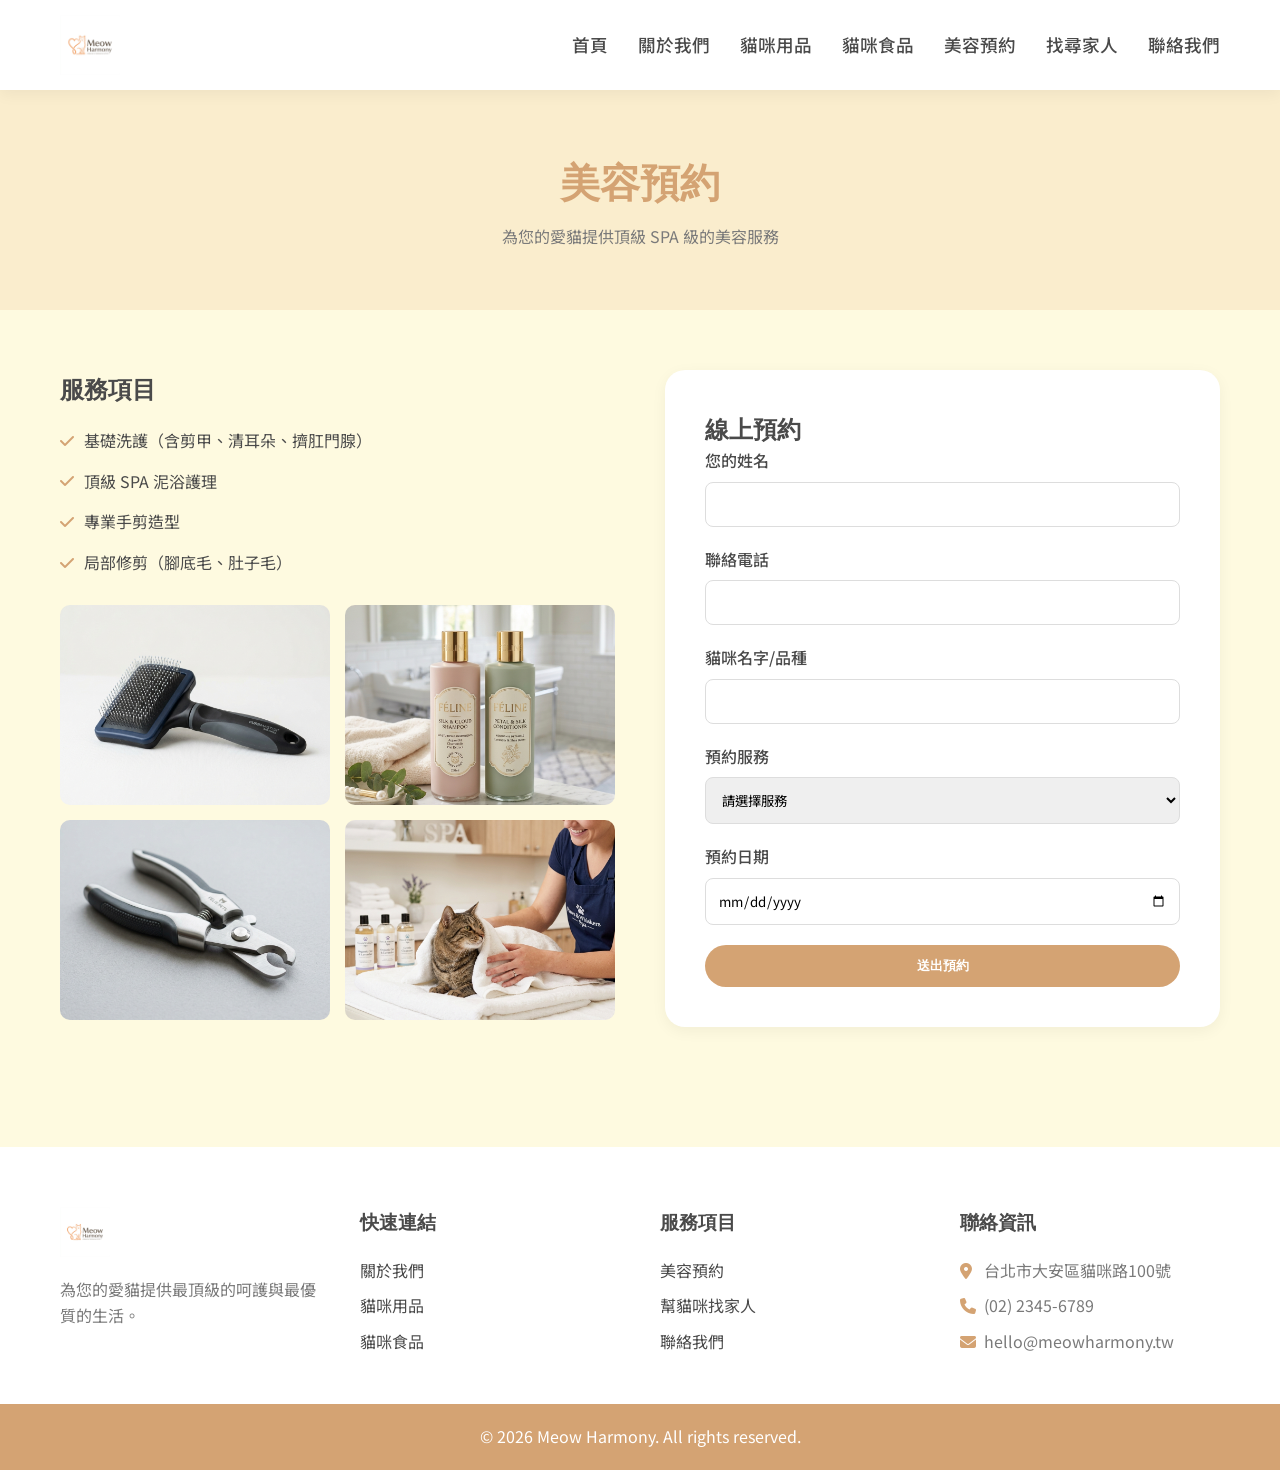
<file: grooming.html>
<!DOCTYPE html>
<html lang="zh-TW">
<head>
    <meta charset="UTF-8">
    <meta name="viewport" content="width=device-width, initial-scale=1.0">
    <title>美容預約 | Meow Harmony</title>
    <meta name="description" content="Meow Harmony - 頂級貓咪美容、貓舍與貓咪用品">
    <link href="https://fonts.googleapis.com/css2?family=Outfit:wght@300;400;500;600;700&family=Noto+Sans+TC:wght@300;400;500;700&display=swap" rel="stylesheet">
    <link rel="stylesheet" href="assets/css/style.css">
    <link rel="stylesheet" href="https://cdnjs.cloudflare.com/ajax/libs/font-awesome/6.4.0/css/all.min.css">
</head>
<body>
    <nav class="navbar">
        <div class="container nav-container">
            <a href="index.html" class="logo">
                <img src="assets/images/brand_logo_1778046811545.png" alt="Meow Harmony Logo" id="nav-logo">
            </a>
            <ul class="nav-links">
                <li><a href="index.html">首頁</a></li>
                <li><a href="about.html">關於我們</a></li>
                <li><a href="supplies.html">貓咪用品</a></li>
                <li><a href="food.html">貓咪食品</a></li>
                <li><a href="grooming.html">美容預約</a></li>
                <li><a href="adoption.html">找尋家人</a></li>
                <li><a href="contact.html">聯絡我們</a></li>
            </ul>
        </div>
    </nav>

    <main>
        <section class="page-header">
            <div class="container">
                <h1>美容預約</h1>
                <p>為您的愛貓提供頂級 SPA 級的美容服務</p>
            </div>
        </section>
        <section class="grooming-section container">
            <div class="grooming-info">
                <h2>服務項目</h2>
                <ul class="service-list">
                    <li><i class="fas fa-check"></i> 基礎洗護（含剪甲、清耳朵、擠肛門腺）</li>
                    <li><i class="fas fa-check"></i> 頂級 SPA 泥浴護理</li>
                    <li><i class="fas fa-check"></i> 專業手剪造型</li>
                    <li><i class="fas fa-check"></i> 局部修剪（腳底毛、肚子毛）</li>
                </ul>
                <div class="gallery" id="grooming-gallery">
                    <!-- Images injected by JS -->
                </div>
            </div>
            <div class="reservation-form">
                <h2>線上預約</h2>
                <form id="bookingForm" onsubmit="event.preventDefault(); alert('預約已送出！我們會盡快與您聯絡。');">
                    <div class="form-group">
                        <label>您的姓名</label>
                        <input type="text" required>
                    </div>
                    <div class="form-group">
                        <label>聯絡電話</label>
                        <input type="tel" required>
                    </div>
                    <div class="form-group">
                        <label>貓咪名字/品種</label>
                        <input type="text" required>
                    </div>
                    <div class="form-group">
                        <label>預約服務</label>
                        <select required>
                            <option value="">請選擇服務</option>
                            <option value="basic">基礎洗護</option>
                            <option value="spa">頂級 SPA 護理</option>
                            <option value="cut">專業剪毛</option>
                        </select>
                    </div>
                    <div class="form-group">
                        <label>預約日期</label>
                        <input type="date" required>
                    </div>
                    <button type="submit" class="btn btn-primary w-100">送出預約</button>
                </form>
            </div>
        </section>
    </main>

    <footer>
        <div class="container footer-container">
            <div class="footer-col">
                <img src="assets/images/brand_logo_1778046811545.png" alt="Meow Harmony Logo" class="footer-logo" id="footer-logo">
                <p>為您的愛貓提供最頂級的呵護與最優質的生活。</p>
            </div>
            <div class="footer-col">
                <h3>快速連結</h3>
                <ul>
                    <li><a href="about.html">關於我們</a></li>
                    <li><a href="supplies.html">貓咪用品</a></li>
                    <li><a href="food.html">貓咪食品</a></li>
                </ul>
            </div>
            <div class="footer-col">
                <h3>服務項目</h3>
                <ul>
                    <li><a href="grooming.html">美容預約</a></li>
                    <li><a href="adoption.html">幫貓咪找家人</a></li>
                    <li><a href="contact.html">聯絡我們</a></li>
                </ul>
            </div>
            <div class="footer-col">
                <h3>聯絡資訊</h3>
                <p><i class="fas fa-map-marker-alt"></i> 台北市大安區貓咪路100號</p>
                <p><i class="fas fa-phone"></i> (02) 2345-6789</p>
                <p><i class="fas fa-envelope"></i> hello@meowharmony.tw</p>
            </div>
        </div>
        <div class="footer-bottom">
            <p>&copy; 2026 Meow Harmony. All rights reserved.</p>
        </div>
    </footer>
    <script src="assets/js/data.js"></script>
    <script src="assets/js/main.js"></script>
</body>
</html>
</file>
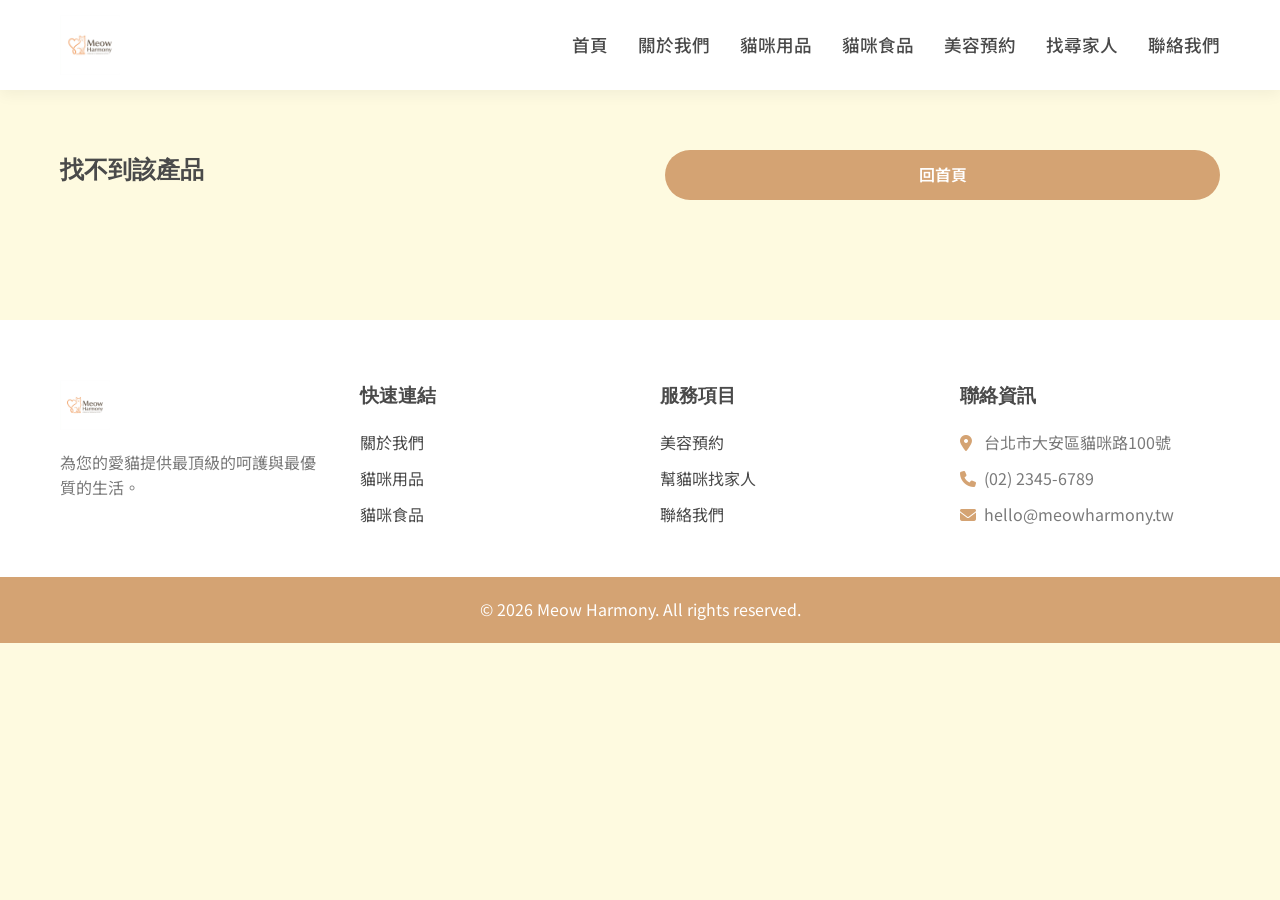
<file: product.html>
<!DOCTYPE html>
<html lang="zh-TW">
<head>
    <meta charset="UTF-8">
    <meta name="viewport" content="width=device-width, initial-scale=1.0">
    <title>產品詳情 | Meow Harmony</title>
    <meta name="description" content="Meow Harmony - 頂級貓咪美容、貓舍與貓咪用品">
    <link href="https://fonts.googleapis.com/css2?family=Outfit:wght@300;400;500;600;700&family=Noto+Sans+TC:wght@300;400;500;700&display=swap" rel="stylesheet">
    <link rel="stylesheet" href="assets/css/style.css">
    <link rel="stylesheet" href="https://cdnjs.cloudflare.com/ajax/libs/font-awesome/6.4.0/css/all.min.css">
</head>
<body>
    <nav class="navbar">
        <div class="container nav-container">
            <a href="index.html" class="logo">
                <img src="assets/images/brand_logo_1778046811545.png" alt="Meow Harmony Logo" id="nav-logo">
            </a>
            <ul class="nav-links">
                <li><a href="index.html">首頁</a></li>
                <li><a href="about.html">關於我們</a></li>
                <li><a href="supplies.html">貓咪用品</a></li>
                <li><a href="food.html">貓咪食品</a></li>
                <li><a href="grooming.html">美容預約</a></li>
                <li><a href="adoption.html">找尋家人</a></li>
                <li><a href="contact.html">聯絡我們</a></li>
            </ul>
        </div>
    </nav>

    <main>
        <section class="product-detail-section container" id="product-detail">
            <!-- Product details injected by JS based on URL param -->
        </section>
    </main>

    <footer>
        <div class="container footer-container">
            <div class="footer-col">
                <img src="assets/images/brand_logo_1778046811545.png" alt="Meow Harmony Logo" class="footer-logo" id="footer-logo">
                <p>為您的愛貓提供最頂級的呵護與最優質的生活。</p>
            </div>
            <div class="footer-col">
                <h3>快速連結</h3>
                <ul>
                    <li><a href="about.html">關於我們</a></li>
                    <li><a href="supplies.html">貓咪用品</a></li>
                    <li><a href="food.html">貓咪食品</a></li>
                </ul>
            </div>
            <div class="footer-col">
                <h3>服務項目</h3>
                <ul>
                    <li><a href="grooming.html">美容預約</a></li>
                    <li><a href="adoption.html">幫貓咪找家人</a></li>
                    <li><a href="contact.html">聯絡我們</a></li>
                </ul>
            </div>
            <div class="footer-col">
                <h3>聯絡資訊</h3>
                <p><i class="fas fa-map-marker-alt"></i> 台北市大安區貓咪路100號</p>
                <p><i class="fas fa-phone"></i> (02) 2345-6789</p>
                <p><i class="fas fa-envelope"></i> hello@meowharmony.tw</p>
            </div>
        </div>
        <div class="footer-bottom">
            <p>&copy; 2026 Meow Harmony. All rights reserved.</p>
        </div>
    </footer>
    <script src="assets/js/data.js"></script>
    <script src="assets/js/main.js"></script>
</body>
</html>
</file>
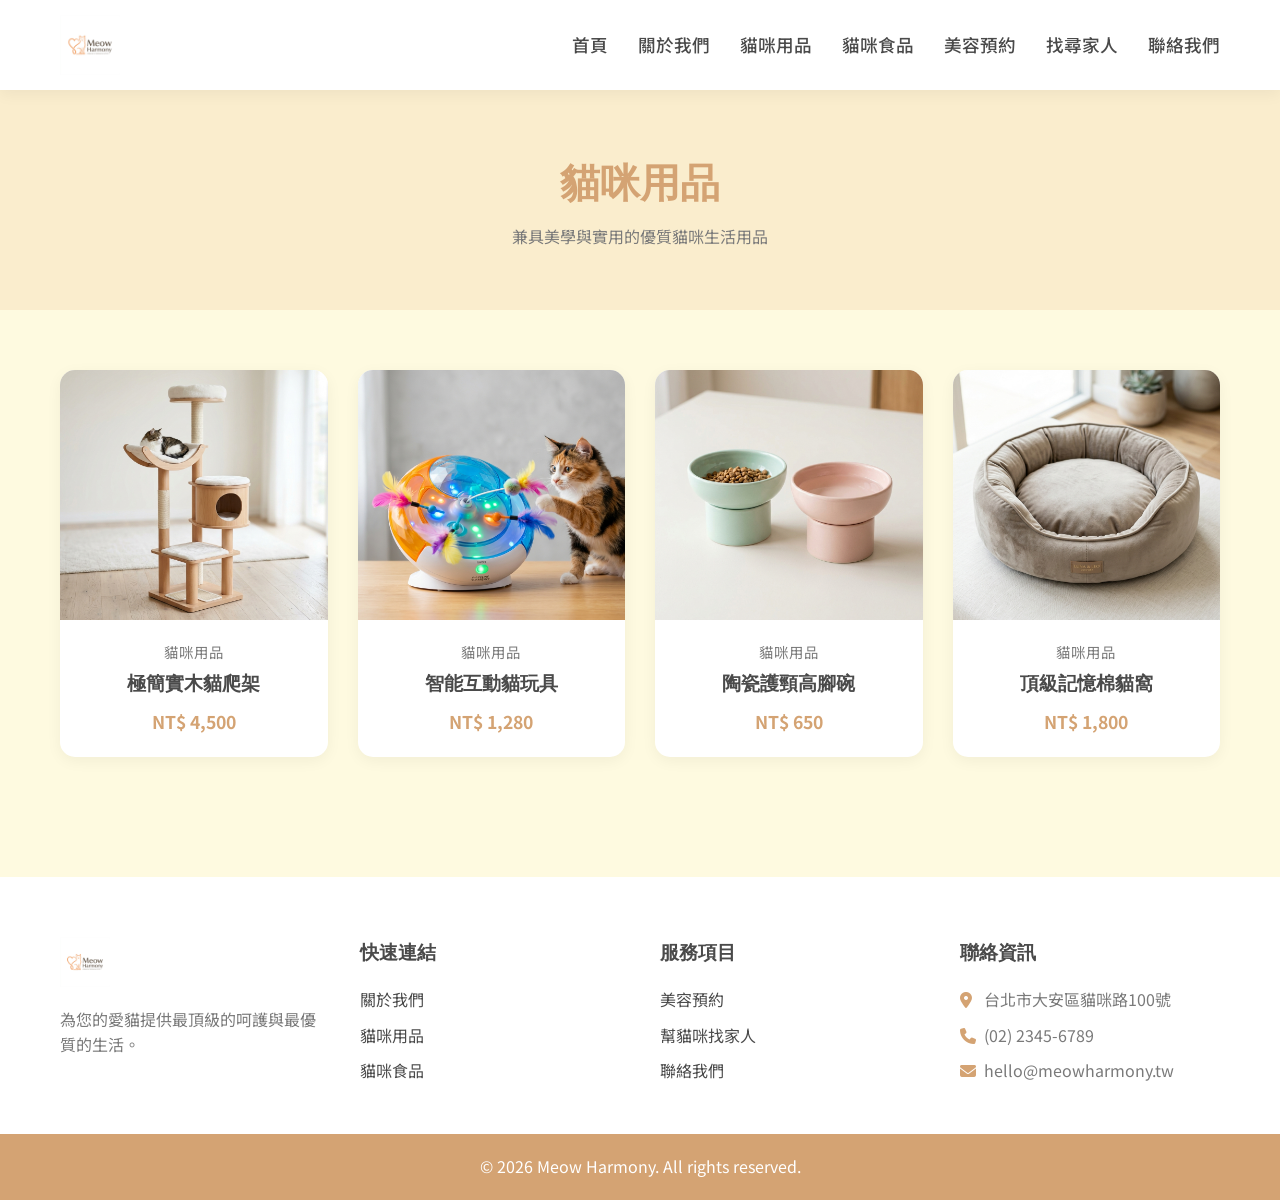
<file: supplies.html>
<!DOCTYPE html>
<html lang="zh-TW">
<head>
    <meta charset="UTF-8">
    <meta name="viewport" content="width=device-width, initial-scale=1.0">
    <title>貓咪用品 | Meow Harmony</title>
    <meta name="description" content="Meow Harmony - 頂級貓咪美容、貓舍與貓咪用品">
    <link href="https://fonts.googleapis.com/css2?family=Outfit:wght@300;400;500;600;700&family=Noto+Sans+TC:wght@300;400;500;700&display=swap" rel="stylesheet">
    <link rel="stylesheet" href="assets/css/style.css">
    <link rel="stylesheet" href="https://cdnjs.cloudflare.com/ajax/libs/font-awesome/6.4.0/css/all.min.css">
</head>
<body>
    <nav class="navbar">
        <div class="container nav-container">
            <a href="index.html" class="logo">
                <img src="assets/images/brand_logo_1778046811545.png" alt="Meow Harmony Logo" id="nav-logo">
            </a>
            <ul class="nav-links">
                <li><a href="index.html">首頁</a></li>
                <li><a href="about.html">關於我們</a></li>
                <li><a href="supplies.html">貓咪用品</a></li>
                <li><a href="food.html">貓咪食品</a></li>
                <li><a href="grooming.html">美容預約</a></li>
                <li><a href="adoption.html">找尋家人</a></li>
                <li><a href="contact.html">聯絡我們</a></li>
            </ul>
        </div>
    </nav>

    <main>
        <section class="page-header">
            <div class="container">
                <h1>貓咪用品</h1>
                <p>兼具美學與實用的優質貓咪生活用品</p>
            </div>
        </section>
        <section class="products-section container">
            <div class="product-grid" id="supplies-grid">
                <!-- Products injected by JS -->
            </div>
        </section>
    </main>

    <footer>
        <div class="container footer-container">
            <div class="footer-col">
                <img src="assets/images/brand_logo_1778046811545.png" alt="Meow Harmony Logo" class="footer-logo" id="footer-logo">
                <p>為您的愛貓提供最頂級的呵護與最優質的生活。</p>
            </div>
            <div class="footer-col">
                <h3>快速連結</h3>
                <ul>
                    <li><a href="about.html">關於我們</a></li>
                    <li><a href="supplies.html">貓咪用品</a></li>
                    <li><a href="food.html">貓咪食品</a></li>
                </ul>
            </div>
            <div class="footer-col">
                <h3>服務項目</h3>
                <ul>
                    <li><a href="grooming.html">美容預約</a></li>
                    <li><a href="adoption.html">幫貓咪找家人</a></li>
                    <li><a href="contact.html">聯絡我們</a></li>
                </ul>
            </div>
            <div class="footer-col">
                <h3>聯絡資訊</h3>
                <p><i class="fas fa-map-marker-alt"></i> 台北市大安區貓咪路100號</p>
                <p><i class="fas fa-phone"></i> (02) 2345-6789</p>
                <p><i class="fas fa-envelope"></i> hello@meowharmony.tw</p>
            </div>
        </div>
        <div class="footer-bottom">
            <p>&copy; 2026 Meow Harmony. All rights reserved.</p>
        </div>
    </footer>
    <script src="assets/js/data.js"></script>
    <script src="assets/js/main.js"></script>
</body>
</html>
</file>
<file: assets/css/style.css>
:root {
    --primary-color: #D4A373; /* Warm elegant tone */
    --secondary-color: #FAEDCD; /* Soft pastel */
    --accent-color: #E9EDC9;
    --text-dark: #4A4A4A;
    --text-light: #7A7A7A;
    --bg-light: #FEFAE0;
    --bg-white: #FFFFFF;
    --font-heading: 'Outfit', sans-serif;
    --font-body: 'Noto Sans TC', sans-serif;
    --shadow: 0 4px 15px rgba(0,0,0,0.05);
    --transition: all 0.3s ease;
}

* { margin: 0; padding: 0; box-sizing: border-box; }
body { font-family: var(--font-body); color: var(--text-dark); background-color: var(--bg-light); line-height: 1.6; }
h1, h2, h3, h4 { font-family: var(--font-heading); color: var(--text-dark); }
a { text-decoration: none; color: inherit; transition: var(--transition); }
img { max-width: 100%; height: auto; display: block; }
.container { max-width: 1200px; margin: 0 auto; padding: 0 20px; }
.btn { display: inline-block; padding: 12px 28px; border-radius: 30px; font-weight: 600; cursor: pointer; transition: var(--transition); border: none; text-align: center; }
.btn-primary { background: var(--primary-color); color: white; }
.btn-primary:hover { background: #c29161; transform: translateY(-2px); }
.btn-secondary { background: var(--bg-white); color: var(--primary-color); border: 1px solid var(--primary-color); }
.btn-secondary:hover { background: var(--primary-color); color: white; transform: translateY(-2px); }

/* Navbar */
.navbar { background: var(--bg-white); padding: 15px 0; position: sticky; top: 0; z-index: 100; box-shadow: var(--shadow); }
.nav-container { display: flex; justify-content: space-between; align-items: center; }
.logo img { height: 60px; }
.nav-links { display: flex; list-style: none; gap: 30px; }
.nav-links a { font-weight: 500; font-size: 1.1rem; }
.nav-links a:hover { color: var(--primary-color); }
.mobile-menu-btn { display: none; font-size: 1.5rem; cursor: pointer; color: var(--primary-color); }

/* Hero */
.hero { background: linear-gradient(135deg, var(--secondary-color) 0%, var(--bg-light) 100%); padding: 100px 20px; text-align: center; }
.hero-content h1 { font-size: 3.5rem; margin-bottom: 20px; color: var(--primary-color); }
.hero-content p { font-size: 1.2rem; color: var(--text-light); max-width: 600px; margin: 0 auto 30px; }
.hero-content .btn { margin: 0 10px; }

/* Features */
.features { display: grid; grid-template-columns: repeat(auto-fit, minmax(300px, 1fr)); gap: 30px; padding: 80px 20px; margin-top: -40px; position: relative; z-index: 10; }
.feature-card { background: var(--bg-white); padding: 40px 30px; border-radius: 20px; text-align: center; box-shadow: var(--shadow); transition: var(--transition); }
.feature-card:hover { transform: translateY(-10px); }
.feature-card i { font-size: 2.5rem; color: var(--primary-color); margin-bottom: 20px; }
.feature-card h3 { margin-bottom: 15px; font-size: 1.5rem; }

/* Product Grid */
.products-section { padding: 60px 20px; }
.section-header { display: flex; justify-content: space-between; align-items: center; margin-bottom: 40px; }
.product-grid { display: grid; grid-template-columns: repeat(auto-fill, minmax(250px, 1fr)); gap: 30px; }
.product-card { background: var(--bg-white); border-radius: 15px; overflow: hidden; box-shadow: var(--shadow); transition: var(--transition); }
.product-card:hover { transform: translateY(-5px); box-shadow: 0 10px 20px rgba(0,0,0,0.1); }
.product-img { height: 250px; overflow: hidden; }
.product-img img { width: 100%; height: 100%; object-fit: cover; transition: var(--transition); }
.product-card:hover .product-img img { transform: scale(1.05); }
.product-info { padding: 20px; text-align: center; }
.product-category { font-size: 0.9rem; color: var(--text-light); text-transform: uppercase; letter-spacing: 1px; margin-bottom: 5px; }
.product-title { font-size: 1.2rem; margin-bottom: 10px; }
.product-price { font-size: 1.1rem; font-weight: 700; color: var(--primary-color); }

/* Page Header */
.page-header { background: var(--secondary-color); padding: 60px 20px; text-align: center; }
.page-header h1 { font-size: 2.5rem; color: var(--primary-color); margin-bottom: 10px; }
.page-header p { color: var(--text-light); }

/* About */
.about-content { padding: 80px 20px; }
.about-text h2 { color: var(--primary-color); margin-top: 30px; margin-bottom: 15px; }

/* Grooming */
.grooming-section { display: grid; grid-template-columns: 1fr 1fr; gap: 50px; padding: 60px 20px; }
.service-list { list-style: none; margin-top: 20px; }
.service-list li { margin-bottom: 15px; display: flex; align-items: center; gap: 10px; }
.service-list i { color: var(--primary-color); }
.gallery { display: grid; grid-template-columns: 1fr 1fr; gap: 15px; margin-top: 30px; }
.gallery img { border-radius: 10px; height: 200px; object-fit: cover; width: 100%; }
.reservation-form { background: var(--bg-white); padding: 40px; border-radius: 20px; box-shadow: var(--shadow); }

/* Forms */
.form-group { margin-bottom: 20px; }
.form-group label { display: block; margin-bottom: 8px; font-weight: 500; }
.form-group input, .form-group select, .form-group textarea { width: 100%; padding: 12px; border: 1px solid #ddd; border-radius: 8px; font-family: var(--font-body); }
.form-group input:focus, .form-group select:focus, .form-group textarea:focus { outline: none; border-color: var(--primary-color); }
.w-100 { width: 100%; }

/* Contact */
.contact-section { display: grid; grid-template-columns: 1fr 1fr; gap: 50px; padding: 60px 20px; }
.info-item { display: flex; gap: 20px; margin-bottom: 30px; }
.info-item i { font-size: 2rem; color: var(--primary-color); }

/* Product Detail */
.product-detail-section { padding: 60px 20px; display: grid; grid-template-columns: 1fr 1fr; gap: 50px; }
.product-detail-img img { border-radius: 20px; width: 100%; object-fit: cover;}
.product-detail-info h1 { font-size: 2.5rem; margin-bottom: 10px; }
.product-detail-price { font-size: 1.5rem; font-weight: bold; color: var(--primary-color); margin-bottom: 20px; }
.product-detail-desc { color: var(--text-light); margin-bottom: 30px; }

/* Footer */
footer { background: var(--bg-white); padding-top: 60px; margin-top: 60px; }
.footer-container { display: grid; grid-template-columns: repeat(auto-fit, minmax(200px, 1fr)); gap: 40px; margin-bottom: 40px; }
.footer-logo { height: 50px; margin-bottom: 20px; }
.footer-col h3 { margin-bottom: 20px; font-size: 1.2rem; }
.footer-col ul { list-style: none; }
.footer-col ul li { margin-bottom: 10px; }
.footer-col ul a:hover { color: var(--primary-color); }
.footer-col p { margin-bottom: 10px; color: var(--text-light); }
.footer-col i { color: var(--primary-color); width: 20px; }
.footer-bottom { background: var(--primary-color); color: white; text-align: center; padding: 20px; }

@media (max-width: 768px) {
    .nav-links { display: none; }
    .mobile-menu-btn { display: block; }
    .grooming-section, .contact-section, .product-detail-section { grid-template-columns: 1fr; }
    .hero-content h1 { font-size: 2.5rem; }
}
</file>
